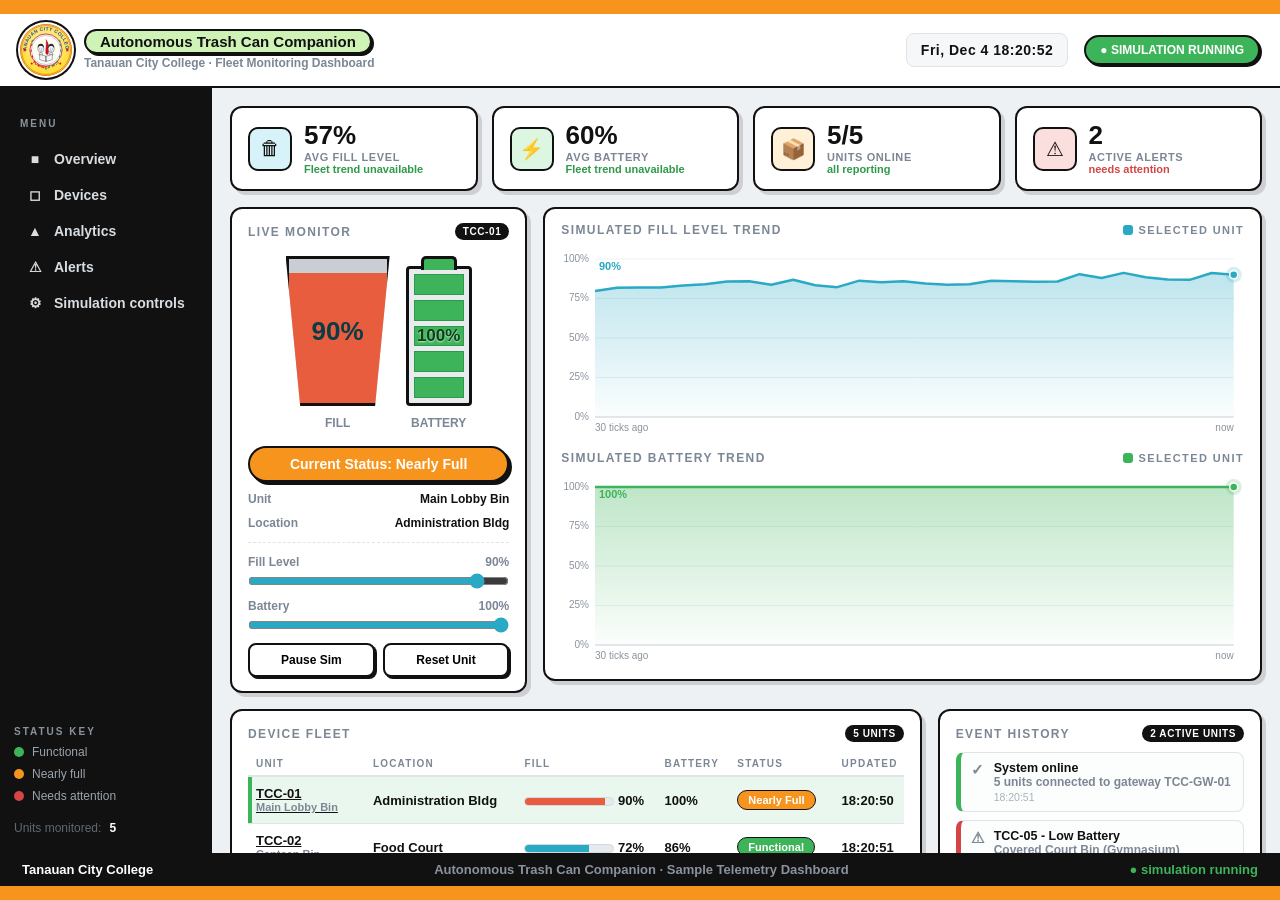
<file: index.html>
<!DOCTYPE html>
<html lang="en">
<head>
<meta charset="UTF-8" />
<meta name="viewport" content="width=device-width, initial-scale=1" />
<title>Dashboard | Autonomous Trash Can Companion - Tanauan City College</title>
<link rel="stylesheet" href="styles.css">
</head>
<body>

<div class="bar"></div>

<header class="topbar">
  <div class="brand">
    <div class="seal-sm">
      <img src="https://tse3.mm.bing.net/th/id/OIP.OxlQC-1oF_hBirBDox-XkAAAAA?r=0&pid=Api&h=220&P=0" alt="Tanauan City College seal"
           onerror="this.onerror=null;this.src='tcc-logo.svg'">
    </div>
    <h1>
      <span class="pill">Autonomous Trash Can Companion</span>
      <small>Tanauan City College &middot; Fleet Monitoring Dashboard</small>
    </h1>
  </div>
  <div class="spacer"></div>
    <div class="clock" id="clock">--:--:--</div>
  <div class="live-pill" id="livePill">● SIMULATION RUNNING</div>
</header>

<div class="layout">
  <aside>
    <div class="sec">MENU</div>
    <nav>
      <a href="#overview"><span class="ico">&#9632;</span> Overview</a>
      <a href="#devices"><span class="ico">&#9723;</span> Devices</a>
      <a href="#analytics"><span class="ico">&#9650;</span> Analytics</a>
      <a href="#alerts"><span class="ico">&#9888;</span> Alerts</a>
      <a href="#controls"><span class="ico">&#9881;</span> Simulation controls</a>
    </nav>
    <div class="legend">
      <div class="sec" style="margin:8px 0 0">STATUS KEY</div>
      <div><span class="dot g"></span> Functional</div>
      <div><span class="dot o"></span> Nearly full</div>
      <div><span class="dot r"></span> Needs attention</div>
      <div style="margin-top:10px;color:#5F6871">Units monitored: <b style="color:#fff">5</b></div>
    </div>
  </aside>

  <main>
    <!-- KPIs -->
    <section class="kpis" id="overview" aria-label="Fleet overview">
      <div class="card kpi">
        <div class="ico t">&#128465;</div>
        <div>
          <div class="val" id="kpiFill">90%</div>
          <div class="lbl">Avg Fill Level</div>
          <div class="delta" id="kpiFillD">Fleet trend unavailable</div>
        </div>
      </div>
      <div class="card kpi">
        <div class="ico b">&#9889;</div>
        <div>
          <div class="val" id="kpiBatt">100%</div>
          <div class="lbl">Avg Battery</div>
          <div class="delta" id="kpiBattD">Fleet trend unavailable</div>
        </div>
      </div>
      <div class="card kpi">
        <div class="ico u">&#128230;</div>
        <div>
          <div class="val" id="kpiOnline">5/5</div>
          <div class="lbl">Units Online</div>
          <div class="delta">all reporting</div>
        </div>
      </div>
      <div class="card kpi">
        <div class="ico a">&#9888;</div>
        <div>
          <div class="val" id="kpiAlerts">0</div>
          <div class="lbl">Active Alerts</div>
          <div class="delta" id="kpiAlertsD">no issues</div>
        </div>
      </div>
    </section>

    <!-- Row: monitor + charts -->
    <section class="grid">
      <div class="card">
        <h3>Live Monitor <span class="tag" id="monId">TCC-01</span></h3>
        <div class="monitor">
          <div>
            <div class="can">
              <div class="fill" id="fill"></div>
              <div class="pct" id="fillPct">90%</div>
            </div>
            <div class="monitor-meta" style="justify-content:center"><span>FILL</span></div>
          </div>
          <div>
            <div class="battery" id="battery">
              <div class="seg"></div><div class="seg"></div><div class="seg"></div>
              <div class="seg"></div><div class="seg"></div>
              <div class="battery-label" id="battPct">100%</div>
            </div>
            <div class="monitor-meta" style="justify-content:center"><span>BATTERY</span></div>
          </div>
        </div>
        <div class="status-chip" id="status">Current Status: Functional</div>
        <div class="monitor-meta">
          <span>Unit</span><b id="monName">Main Lobby Bin</b>
        </div>
        <div class="monitor-meta">
          <span>Location</span><b id="monLoc">Administration Bldg</b>
        </div>

        <div class="controls" id="controls">
          <label class="ctrl">
            <span class="row"><span>Fill Level</span><span id="fillVal">90%</span></span>
            <input type="range" id="fillRange" min="0" max="100" value="90">
          </label>
          <label class="ctrl">
            <span class="row"><span>Battery</span><span id="battVal">100%</span></span>
            <input type="range" id="battRange" min="0" max="100" value="100">
          </label>
          <div class="btn-row">
            <button class="btn" id="toggle">Pause Sim</button>
            <button class="btn" id="reset">Reset Unit</button>
          </div>
        </div>
      </div>

      <div class="card span2" id="analytics">
        <h3>Simulated Fill Level Trend
          <span class="chart-legend"><span><i style="background:#2AA9C4"></i>Selected unit</span></span>
        </h3>
        <div class="chart-wrap"><canvas id="fillChart"></canvas></div>

        <h3 style="margin-top:14px">Simulated Battery Trend
          <span class="chart-legend"><span><i style="background:#3EB45A"></i>Selected unit</span></span>
        </h3>
        <div class="chart-wrap"><canvas id="battChart"></canvas></div>
      </div>
    </section>

    <!-- Row: table + alerts -->
    <section class="grid">
      <div class="card span2" id="devices">
        <h3>Device Fleet <span class="tag">5 UNITS</span></h3>
        <div class="table-wrap"><table>
          <thead>
            <tr>
              <th>Unit</th><th>Location</th><th>Fill</th><th>Battery</th>
              <th>Status</th><th>Updated</th>
            </tr>
          </thead>
          <tbody id="deviceRows"></tbody>
        </table></div>
      </div>

      <div class="card" id="alerts">
        <h3>Event History <span class="tag" id="alertTag">0 ACTIVE UNITS</span></h3>
        <div class="alerts" id="alertList"></div>
      </div>
    </section>
  </main>
</div>

<footer>
  <span>Tanauan City College</span>
  <span class="muted">Autonomous Trash Can Companion &middot; Sample Telemetry Dashboard</span>
  <span id="footLive" style="color:#3EB45A">● simulation running</span>
</footer>

<div class="bar"></div>

<script src="dashboard.js"></script>
</body>
</html>
</file>
<file: styles.css>
:root{
    --orange:#F7941D;
    --green:#3EB45A;
    --green-dark:#2E9A49;
    --teal:#2AA9C4;
    --red:#D64545;
    --ink:#111;
    --bg:#EEF1F4;
    --card:#fff;
    --line:#DFE4E9;
    --muted:#7B8794;
  }
  *{box-sizing:border-box;margin:0;padding:0}
  html,body{height:100%}
  body{
    font-family:"Segoe UI",Arial,Helvetica,sans-serif;
    background:var(--bg);
    color:var(--ink);
    display:flex;
    flex-direction:column;
    min-height:100vh;
  }
  .bar{background:var(--orange);height:14px;width:100%;flex:none}

  /* ---------- Topbar ---------- */
  .topbar{
    background:#fff;border-bottom:2px solid var(--ink);
    display:flex;align-items:center;gap:16px;
    padding:10px 20px;flex-wrap:wrap;
  }
  .brand{display:flex;align-items:center;gap:12px}
  .brand .seal-sm{
    width:52px;height:52px;border-radius:50%;overflow:hidden;flex:none;
    background:#FFD400;box-shadow:0 0 0 2px #fff,0 0 0 4px var(--ink);
  }
  .brand .seal-sm img{width:100%;height:100%;object-fit:cover;display:block}
  .brand h1{font-size:17px;line-height:1.15}
  .brand h1 .pill{
    display:inline-block;background:#CFF3B6;border:2px solid var(--ink);
    border-radius:999px;padding:2px 14px;font-size:15px;
    box-shadow:2px 2px 0 var(--ink);margin-bottom:3px;
  }
  .brand h1 small{display:block;color:var(--muted);font-weight:600;font-size:12px}
  .topbar .spacer{flex:1}
  .clock{
    font-weight:800;font-size:14px;background:#F5F7F9;border:1px solid var(--line);
    padding:8px 14px;border-radius:8px;letter-spacing:.5px;
  }
  .live-pill{
    font-size:12px;font-weight:800;color:#fff;background:var(--green);
    border:2px solid var(--ink);border-radius:999px;padding:6px 14px;
    box-shadow:2px 2px 0 var(--ink);
  }
  .live-pill.paused{background:var(--orange)}

  /* ---------- Layout ---------- */
  .layout{flex:1;display:flex;align-items:stretch;min-height:0}
  aside{
    width:212px;flex:none;background:var(--ink);color:#fff;
    padding:18px 14px;display:flex;flex-direction:column;gap:6px;
  }
  aside .sec{
    font-size:10px;letter-spacing:2px;color:#8A939D;font-weight:800;
    margin:12px 6px 6px;
  }
  nav a{
    display:flex;align-items:center;gap:10px;
    color:#D8DDE2;text-decoration:none;font-size:14px;font-weight:700;
    padding:10px 12px;border-radius:8px;
  }
  nav a:hover{background:#1E1E1E;color:#fff}
  nav a.active{background:var(--green);color:#fff;box-shadow:2px 2px 0 #000}
  nav a .ico{width:18px;text-align:center}
  aside .legend{margin-top:auto;font-size:12px;color:#9AA3AC;display:grid;gap:8px}
  aside .legend div{display:flex;align-items:center;gap:8px}
  .dot{width:10px;height:10px;border-radius:50%;display:inline-block}
  .dot.g{background:var(--green)} .dot.o{background:var(--orange)} .dot.r{background:var(--red)}

  main{
    flex:1;padding:18px;overflow:auto;
    display:flex;flex-direction:column;gap:16px;min-width:0;
  }

  /* ---------- Cards ---------- */
  .card{
    background:var(--card);border:2px solid var(--ink);border-radius:12px;
    box-shadow:4px 4px 0 rgba(17,17,17,.15);
    padding:14px 16px;
  }
  .card h3{
    font-size:12px;letter-spacing:1.4px;text-transform:uppercase;color:var(--muted);
    margin-bottom:10px;display:flex;justify-content:space-between;align-items:center;
  }
  .card h3 .tag{
    font-size:10px;background:#111;color:#fff;padding:3px 8px;border-radius:999px;
    letter-spacing:.6px;
  }

  .kpis{display:grid;grid-template-columns:repeat(4,1fr);gap:14px}
  .kpi{display:flex;align-items:center;gap:12px}
  .kpi .ico{
    width:44px;height:44px;border-radius:10px;flex:none;
    display:flex;align-items:center;justify-content:center;font-size:20px;
    border:2px solid var(--ink);
  }
  .kpi .ico.t{background:#D7F2F8} .kpi .ico.b{background:#DCF6E2}
  .kpi .ico.u{background:#FFF0D8} .kpi .ico.a{background:#FBDEDE}
  .kpi .val{font-size:26px;font-weight:900;line-height:1}
  .kpi .lbl{font-size:11px;color:var(--muted);font-weight:700;letter-spacing:.6px;
    text-transform:uppercase;margin-top:3px}
  .kpi .delta{font-size:11px;font-weight:800;color:var(--green-dark)}
  .kpi .delta.down{color:var(--red)}

  .grid{display:grid;grid-template-columns:1.1fr 1.4fr 1.2fr;gap:16px;align-items:start}
  .span2{grid-column:span 2}
  @media(max-width:1100px){
    .kpis{grid-template-columns:repeat(2,1fr)}
    .grid{grid-template-columns:1fr 1fr}
    .span2{grid-column:span 2}
  }
  @media(max-width:820px){
    .layout{flex-direction:column}
    aside{width:auto;padding:8px 14px}
    aside .sec,aside .legend{display:none}
    nav{display:flex;overflow-x:auto}
    nav a{white-space:nowrap}
    .grid,.span2{grid-template-columns:1fr;grid-column:auto}
    .kpis{grid-template-columns:1fr 1fr}
  }
  @media(max-width:480px){.kpis{grid-template-columns:1fr} .topbar{padding:10px}}
  .table-wrap{overflow-x:auto}
  table{min-width:660px}
  .device-select{background:none;border:0;color:inherit;font:inherit;text-align:left;cursor:pointer;text-decoration:underline}
  :focus-visible{outline:3px solid #176a85;outline-offset:3px}

  /* ---------- Monitor ---------- */
  .monitor{display:flex;gap:16px;align-items:flex-end;justify-content:center;
    padding:6px 0 4px;flex-wrap:wrap}
  .can{
    position:relative;width:104px;height:150px;background:#C9CED4;
    border:3px solid var(--ink);clip-path:polygon(0 0,100% 0,86% 100%,14% 100%);
    overflow:hidden;
  }
  .can .fill{position:absolute;left:0;right:0;bottom:0;height:0%;
    background:var(--teal);transition:height .7s ease,background .5s ease}
  .can .pct{position:absolute;inset:0;display:flex;align-items:center;
    justify-content:center;font-size:26px;font-weight:900;color:#0B3B46}
  .battery{
    position:relative;width:66px;height:140px;border:3px solid var(--ink);
    background:#E9ECEF;display:flex;flex-direction:column-reverse;gap:5px;
    padding:5px;border-radius:4px;
  }
  .battery::before{
    content:"";position:absolute;top:-13px;left:50%;transform:translateX(-50%);
    width:30px;height:11px;background:var(--green);border:3px solid var(--ink);
    border-bottom:none;border-radius:5px 5px 0 0;
  }
  .battery .seg{flex:1;background:#D7DBE0;border:1px solid #B7BCC2;transition:background .4s}
  .battery .seg.on{background:var(--green);border-color:var(--green-dark)}
  .battery.low .seg.on{background:var(--red);border-color:#B03030}
  .battery-label{position:absolute;inset:0;display:flex;align-items:center;
    justify-content:center;font-size:17px;font-weight:900;color:#0E3D1A;
    pointer-events:none;text-shadow:0 1px 2px rgba(255,255,255,.75)}
  .status-chip{
    display:block;text-align:center;background:var(--green);color:#fff;
    border:2px solid var(--ink);border-radius:999px;padding:8px 16px;
    font-weight:900;font-size:14px;box-shadow:3px 3px 0 var(--ink);margin-top:12px;
  }
  .status-chip.warn{background:var(--orange)}
  .status-chip.crit{background:var(--red)}
  .monitor-meta{display:flex;justify-content:space-between;gap:8px;
    font-size:12px;color:var(--muted);font-weight:700;margin-top:10px}
  .monitor-meta b{color:var(--ink)}

  .controls{display:flex;flex-direction:column;gap:10px;margin-top:12px;
    border-top:1px dashed var(--line);padding-top:12px}
  .ctrl{display:flex;flex-direction:column;gap:4px;font-size:12px;font-weight:800}
  .ctrl .row{display:flex;justify-content:space-between;color:var(--muted)}
  .ctrl input[type=range]{width:100%;accent-color:var(--teal)}
  .btn-row{display:flex;gap:8px}
  .btn{
    flex:1;background:#fff;border:2px solid var(--ink);border-radius:8px;
    padding:8px 10px;font-weight:800;cursor:pointer;box-shadow:2px 2px 0 var(--ink);
    font-size:12px;
  }
  .btn:active{transform:translate(2px,2px);box-shadow:none}

  /* ---------- Charts ---------- */
  .chart-wrap{position:relative;width:100%;height:190px}
  canvas{width:100%;height:100%;display:block}
  .chart-legend{display:flex;gap:14px;font-size:11px;font-weight:800;color:var(--muted)}
  .chart-legend i{width:10px;height:10px;border-radius:3px;display:inline-block;
    margin-right:5px;vertical-align:-1px}

  /* ---------- Table ---------- */
  table{width:100%;border-collapse:collapse;font-size:13px}
  th{
    text-align:left;font-size:10px;letter-spacing:1.2px;color:var(--muted);
    text-transform:uppercase;padding:6px 8px;border-bottom:2px solid var(--line);
  }
  td{padding:9px 8px;border-bottom:1px solid var(--line);font-weight:600}
  tr.device{cursor:pointer}
  tr.device:hover td{background:#F6FAFC}
  tr.device.sel td{background:#EAF7EE;font-weight:800}
  tr.device.sel td:first-child{box-shadow:inset 4px 0 0 var(--green)}
  .mini-bar{width:90px;height:9px;background:#E6EAEE;border-radius:5px;overflow:hidden;
    display:inline-block;vertical-align:middle;border:1px solid #D3D9DE}
  .mini-bar i{display:block;height:100%;background:var(--teal)}
  .chip{
    display:inline-block;font-size:11px;font-weight:800;color:#fff;
    background:var(--green);border:1.5px solid var(--ink);border-radius:999px;
    padding:3px 10px;white-space:nowrap;
  }
  .chip.warn{background:var(--orange)} .chip.crit{background:var(--red)}
  .chip.idle{background:#98A2AC}
  .batt-txt{font-weight:800}
  .batt-txt.low{color:var(--red)}

  /* ---------- Alerts ---------- */
  .alerts{display:flex;flex-direction:column;gap:8px;max-height:262px;overflow:auto}
  .alert{
    display:flex;gap:10px;align-items:flex-start;
    border:1.5px solid var(--line);border-left:5px solid var(--orange);
    border-radius:8px;padding:8px 10px;font-size:12px;background:#FCFDFD;
  }
  .alert.crit{border-left-color:var(--red)}
  .alert.ok{border-left-color:var(--green)}
  .alert b{display:block;font-size:12.5px}
  .alert span{color:var(--muted);font-weight:600}
  .alert .ico{font-size:15px;line-height:1.2}
  .empty{color:var(--muted);font-size:13px;font-weight:600;padding:10px 0}

  /* ---------- Footer ---------- */
  footer{
    background:var(--ink);color:#fff;padding:9px 22px;font-weight:700;font-size:13px;
    display:flex;justify-content:space-between;gap:12px;flex-wrap:wrap;flex:none;
  }
  footer .muted{color:#8A939D;font-weight:600}
</file>
